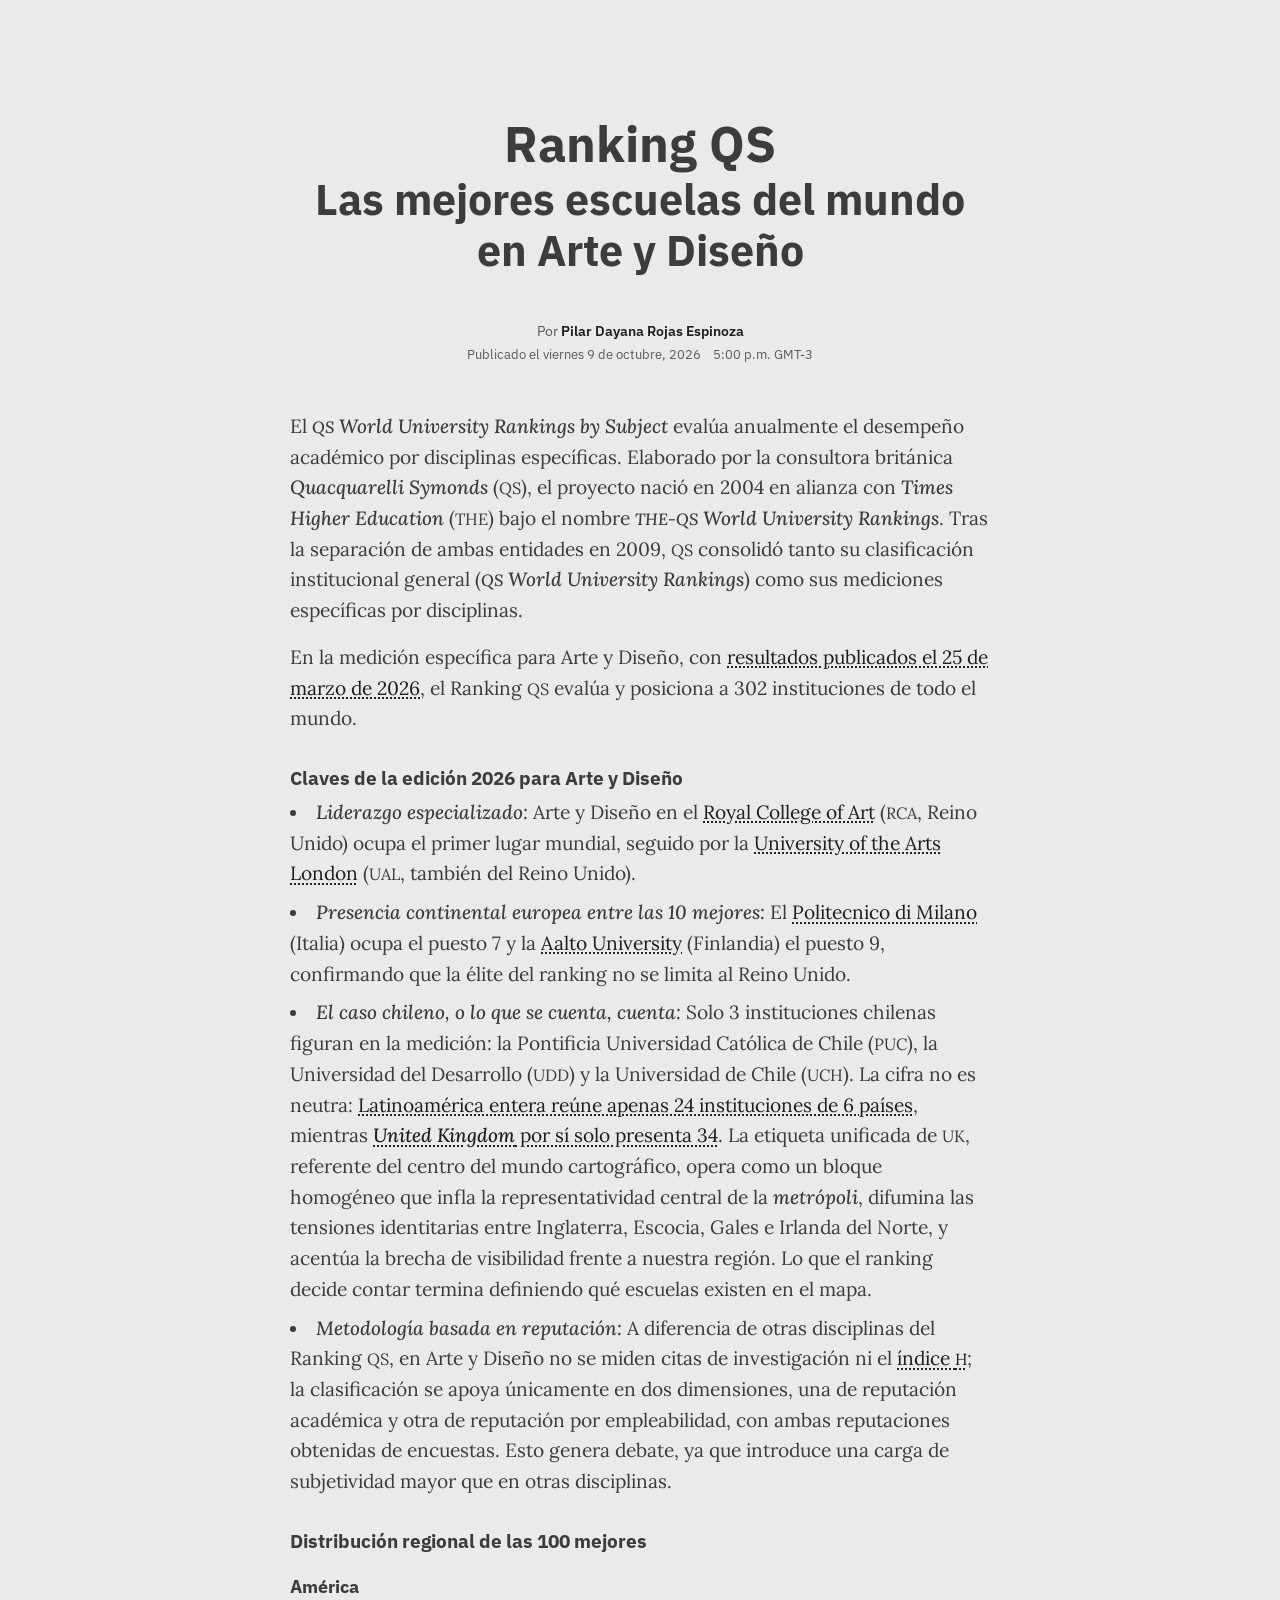
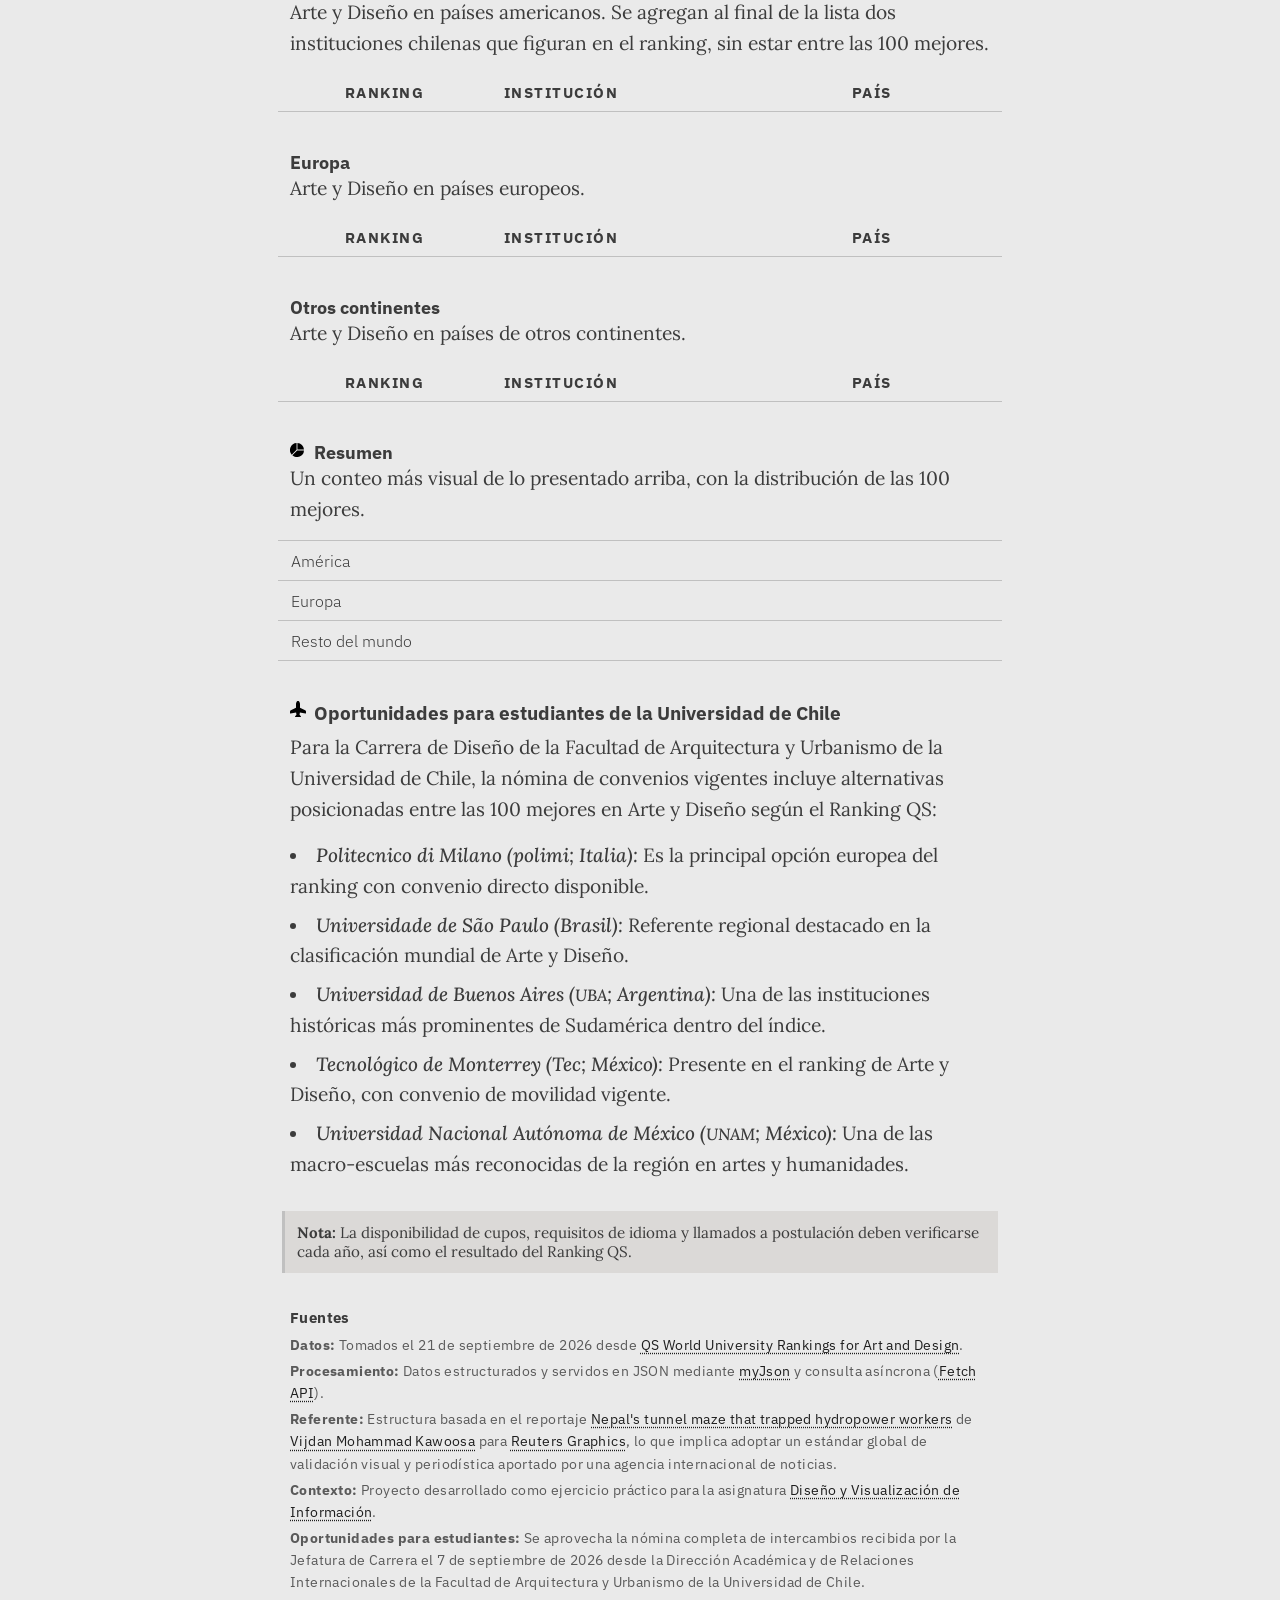
<file: index.html>
<!doctype html>
<html lang="es">
    <head>
        <meta charset="utf-8" />
        <meta name="viewport" content="width=device-width, initial-scale=1" />
        <title>Ranking QS • Arte y Diseño • 2026</title>
        <link rel="preconnect" href="https://fonts.googleapis.com" />
        <link rel="preconnect" href="https://fonts.gstatic.com" crossorigin />
        <link href="https://fonts.googleapis.com/css2?family=IBM+Plex+Sans:ital,wght@0,200..700;1,200..700&family=Lora:ital,wght@0,400..700;1,400..700&display=swap" rel="stylesheet" />
        <link rel="stylesheet" href="style.css" />
    </head>
    <body>
        <div class="container">

            <h1>Ranking QS</h1>

            <h2>Las mejores escuelas del mundo en Arte y Diseño</h2>

            <h5>Por <a href="https://github.com/dayredthorns" target="_blank" rel="noopener">Pilar Dayana Rojas Espinoza</a></h5>

            <h6><time datetime="2026-10-09T17:00-03:00">Publicado el viernes 9 de octubre, 2026 &nbsp;&nbsp; 5:00 p.m. GMT-3</time></h6>

            <p>El <em><abbr title="Quacquarelli Symonds">QS</abbr> World University Rankings by Subject</em> evalúa anualmente el desempeño académico por disciplinas específicas. Elaborado por la consultora británica <em>Quacquarelli Symonds</em> (<abbr title="Quacquarelli Symonds">QS</abbr>), el proyecto nació en 2004 en alianza con <em>Times Higher Education</em> (<abbr title="Times Higher Education">THE</abbr>) bajo el nombre <em><abbr title="Times Higher Education - Quacquarelli Symonds">THE-QS</abbr> World University Rankings</em>. Tras la separación de ambas entidades en 2009, <abbr title="Quacquarelli Symonds">QS</abbr> consolidó tanto su clasificación institucional general (<em><abbr title="Quacquarelli Symonds">QS</abbr> World University Rankings</em>) como sus mediciones específicas por disciplinas.</p>

            <p>En la medición específica para Arte y Diseño, con <a href="https://www.topuniversities.com/university-subject-rankings/art-design" target="_blank" rel="noopener">resultados publicados el 25 de marzo de 2026</a>, el Ranking <abbr title="Quacquarelli Symonds">QS</abbr> evalúa y posiciona a 302 instituciones de todo el mundo.</p>

            <h3>Claves de la edición 2026 para Arte y Diseño</h3>

            <ul>
                <li><em>Liderazgo especializado:</em> Arte y Diseño en el <a href="https://www.rca.ac.uk/" target="_blank" rel="noopener">Royal College of Art</a> (<abbr title="Royal College of Art">RCA</abbr>, Reino Unido) ocupa el primer lugar mundial, seguido por la <a href="https://www.arts.ac.uk/" target="_blank" rel="noopener">University of the Arts London</a> (<abbr title="University of the Arts London">UAL</abbr>, también del Reino Unido).</li>
                <li><em>Presencia continental europea entre las 10 mejores:</em> El <a href="https://www.polimi.it/" target="_blank" rel="noopener">Politecnico di Milano</a> (Italia) ocupa el puesto 7 y la <a href="https://www.aalto.fi/en" target="_blank" rel="noopener">Aalto University</a> (Finlandia) el puesto 9, confirmando que la élite del ranking no se limita al Reino Unido.</li>
                <li><em>El caso chileno, o lo que se cuenta, cuenta:</em> Solo 3 instituciones chilenas figuran en la medición: la Pontificia Universidad Católica de Chile (<abbr title="Pontificia Universidad Católica de Chile">PUC</abbr>), la Universidad del Desarrollo (<abbr title="Universidad del Desarrollo">UDD</abbr>) y la Universidad de Chile (<abbr title="Universidad de Chile">UCH</abbr>). La cifra no es neutra: <a href="https://www.topuniversities.com/university-subject-rankings/art-design?region=Latin%20America&countries=mx%2Ccl%2Cbr%2Cco%2Car%2Cpe" target="_blank" rel="noopener">Latinoamérica entera reúne apenas 24 instituciones de 6 países</a>, mientras <a href="https://www.topuniversities.com/university-subject-rankings/art-design?items_per_page=50&region=Europe&countries=gb" target="_blank" rel="noopener"><em>United Kingdom</em> por sí solo presenta 34</a>. La etiqueta unificada de <abbr title="United Kingdom">UK</abbr>, referente del centro del mundo cartográfico, opera como un bloque homogéneo que infla la representatividad central de la <em>metrópoli</em>, difumina las tensiones identitarias entre Inglaterra, Escocia, Gales e Irlanda del Norte, y acentúa la brecha de visibilidad frente a nuestra región. Lo que el ranking decide contar termina definiendo qué escuelas existen en el mapa.</li>
                <li><em>Metodología basada en reputación:</em> A diferencia de otras disciplinas del Ranking <abbr title="Quacquarelli Symonds">QS</abbr>, en Arte y Diseño no se miden citas de investigación ni el <a href="https://uchile.cl/informacion-y-bibliotecas/ayudas-y-tutoriales/indice-h" target="_blank" rel="noopener">índice <small>H</small></a>; la clasificación se apoya únicamente en dos dimensiones, una de reputación académica y otra de reputación por empleabilidad, con ambas reputaciones obtenidas de encuestas. Esto genera debate, ya que introduce una carga de subjetividad mayor que en otras disciplinas.</li>
            </ul>

            <h3>Distribución regional de las 100 mejores</h3>

            <h4>América</h4>

            <p>Arte y Diseño en países americanos. Se agregan al final de la lista dos instituciones chilenas que figuran en el ranking, sin estar entre las 100 mejores.</p>

            <table>
                <thead>
                    <tr>
                        <th>Ranking</th>
                        <th>Institución</th>
                        <th>País</th>
                    </tr>
                </thead>
                <tbody id="america"></tbody>
            </table>

            <h4>Europa</h4>

            <p>Arte y Diseño en países europeos.</p>

            <table>
                <thead>
                    <tr>
                        <th>Ranking</th>
                        <th>Institución</th>
                        <th>País</th>
                    </tr>
                </thead>
                <tbody id="europa"></tbody>
            </table>

            <h4>Otros continentes</h4>

            <p>Arte y Diseño en países de otros continentes.</p>

            <table>
                <thead>
                    <tr>
                        <th>Ranking</th>
                        <th>Institución</th>
                        <th>País</th>
                    </tr>
                </thead>
                <tbody id="otros"></tbody>
            </table>

            <h4>Resumen</h4>

            <p>Un conteo más visual de lo presentado arriba, con la distribución de las 100 mejores.</p>

            <table>
                <tbody>
                    <tr>
                        <td>América</td>
                        <td id="bolitas_americanas"></td>
                    </tr>
                    <tr>
                        <td>Europa</td>
                        <td id="bolitas_europeas"></td>
                    </tr>
                    <tr>
                        <td>Resto del mundo</td>
                        <td id="bolitas_otras"></td>
                    </tr>
                </tbody>
            </table>

            <h3>Oportunidades para estudiantes de la Universidad de Chile</h3>

            <p>Para la Carrera de Diseño de la Facultad de Arquitectura y Urbanismo de la Universidad de Chile, la nómina de convenios vigentes incluye alternativas posicionadas entre las 100 mejores en Arte y Diseño según el Ranking QS:</p>

            <ul>
                <li><em>Politecnico di Milano (polimi; Italia):</em> Es la principal opción europea del ranking con convenio directo disponible.</li>
                <li><em>Universidade de São Paulo (Brasil):</em> Referente regional destacado en la clasificación mundial de Arte y Diseño.</li>
                <li><em>Universidad de Buenos Aires (<abbr title="Universidad de Buenos Aires">UBA</abbr>; Argentina):</em> Una de las instituciones históricas más prominentes de Sudamérica dentro del índice.</li>
                <li><em>Tecnológico de Monterrey (Tec; México):</em> Presente en el ranking de Arte y Diseño, con convenio de movilidad vigente.</li>
                <li><em>Universidad Nacional Autónoma de México (<abbr title="Universidad Nacional Autónoma de México">UNAM</abbr>; México):</em> Una de las macro-escuelas más reconocidas de la región en artes y humanidades.</li>
            </ul>

            <div class="nota"><span>Nota:</span> La disponibilidad de cupos, requisitos de idioma y llamados a postulación deben verificarse cada año, así como el resultado del Ranking QS.</div>

            <dl>
                <dt>Fuentes</dt>
                <dd>
                    <em>Datos:</em> Tomados el 21 de septiembre de 2026 desde <a href="https://www.topuniversities.com/university-subject-rankings/art-design" target="_blank" rel="noopener">QS World University Rankings for Art and Design</a>.
                </dd>
                <dd>
                    <em>Procesamiento:</em> Datos estructurados y servidos en JSON mediante <a href="https://myjson.online/" target="_blank" rel="noopener">myJson</a> y consulta asíncrona (<a href="https://developer.mozilla.org/es/docs/Web/API/Fetch_API/Using_Fetch" target="_blank" rel="noopener">Fetch API</a>).
                </dd>
                <dd>
                    <em>Referente:</em> Estructura basada en el reportaje <a href="https://www.reuters.com/graphics/NEPAL-FLOODS/HYDROPOWER/jnpwoymwkpw/" target="_blank" rel="noopener">Nepal's tunnel maze that trapped hydropower workers</a> de <a href="https://www.reuters.com/authors/vijdan-mohammad-kawoosa/" target="_blank" rel="noopener">Vijdan Mohammad Kawoosa</a> para <a href="https://www.reuters.com/graphics/" target="_blank" rel="noopener">Reuters Graphics</a>, lo que implica adoptar un estándar global de validación visual y periodística aportado por una agencia internacional de noticias.
                </dd>
                <dd>
                    <em>Contexto:</em> Proyecto desarrollado como ejercicio práctico para la asignatura <a href="https://github.com/profesorfaco/troncal" target="_blank" rel="noopener">Diseño y Visualización de Información</a>.
                </dd>
                <dd>
                    <em>Oportunidades para estudiantes:</em> Se aprovecha la nómina completa de intercambios recibida por la Jefatura de Carrera el 7 de septiembre de 2026 desde la Dirección Académica y de Relaciones Internacionales de la Facultad de Arquitectura y Urbanismo de la Universidad de Chile.
                </dd>
            </dl>
        </div>

        <script src="script.js"></script>
    </body>
</html>
</file>
<file: style.css>
:root {
    --color-bg: #eaeaea;
    --color-bg-nota: hsl(30, 5%, 85%);
    --color-text: rgb(60, 60, 60);
    --color-text-dark: rgb(30, 30, 30);
    --color-text-light: rgba(90, 90, 90, 1);
    --color-border: silver;
    --font-sans: "IBM Plex Sans", "Helvetica Neue", Helvetica, Arial, sans-serif;
    --font-serif: "Lora", Georgia, "Times New Roman", serif;
}

*,
*::before,
*::after {
    box-sizing: border-box;
    margin: 0;
    padding: 0;
}

body {
    font-family: var(--font-serif);
    color: var(--color-text);
    background: var(--color-bg);
    margin: 0 auto;
    padding: 1.5rem;
    line-height: 1.6;
    font-size: 1.2rem;
}

a {
    color: var(--color-text-dark);
    text-decoration: underline;
    text-decoration-style: dotted;
    text-underline-offset: 3px;
    transition: all ease 0.5s;
}

a:hover {
    text-decoration-style: solid;
}

p {
    margin-bottom: 1rem;
}

em {
    font-weight: 500;
}

abbr {
    font-size: 0.85em;
    text-decoration: none;
    cursor: help;
}

ul {
    list-style-position: inside;
}
ul li {
    margin-bottom: 0.5rem;
}

.container {
    margin: 0 auto;
    width: 90%;
    max-width: 700px;
}

h1,
h2,
h3,
h4,
h5,
h6 {
    font-family: var(--font-sans);
    line-height: 1.2;
}

h1,
h2,
h3,
h4 {
    font-weight: 700;
}

h5,
h6 {
    font-weight: 400;
    text-align: center;
    color: var(--color-text-light);
}

h1 {
    font-size: calc(1.5rem + 2vw);
    text-align: center;
    margin-top: 10vh;
}
h2 {
    font-size: calc(1.5rem + 1.5vw);
    text-align: center;
    margin-bottom: 5vh;
}
h3 {
    font-size: 1.2rem;
    margin: 2rem 0 0.5rem 0;
}

h3:last-of-type {
    text-indent: 1.5rem;
    background-image: url('data:image/svg+xml,<svg xmlns="http://www.w3.org/2000/svg" width="16" height="16" fill="currentColor" class="bi bi-airplane-fill" viewBox="0 0 16 16"><path d="M6.428 1.151C6.708.591 7.213 0 8 0s1.292.592 1.572 1.151C9.861 1.73 10 2.431 10 3v3.691l5.17 2.585a1.5 1.5 0 0 1 .83 1.342V12a.5.5 0 0 1-.582.493l-5.507-.918-.375 2.253 1.318 1.318A.5.5 0 0 1 10.5 16h-5a.5.5 0 0 1-.354-.854l1.319-1.318-.376-2.253-5.507.918A.5.5 0 0 1 0 12v-1.382a1.5 1.5 0 0 1 .83-1.342L6 6.691V3c0-.568.14-1.271.428-1.849"/></svg>');
    background-repeat: no-repeat;
    background-size: 1rem 1rem;
}

h4 {
    font-size: 1.1rem;
    margin-top: 1.5rem;
}

h4:last-of-type {
    text-indent: 1.5rem;
    background-image: url('data:image/svg+xml,<svg xmlns="http://www.w3.org/2000/svg" width="16" height="16" fill="currentColor" class="bi bi-pie-chart-fill" viewBox="0 0 16 16"><path d="M15.985 8.5H8.207l-5.5 5.5a8 8 0 0 0 13.277-5.5zM2 13.292A8 8 0 0 1 7.5.015v7.778zM8.5.015V7.5h7.485A8 8 0 0 0 8.5.015"/></svg>');
    background-repeat: no-repeat;
    background-size: 0.9rem;
    background-position: 0rem 0.05rem;
}

h5 {
    font-size: 0.9rem;
    margin-bottom: 0.5rem;
}

h5 a {
    font-weight: 600;
    color: var(--color-text-dark);
    text-decoration: none;
}

h5 a:hover {
    text-decoration: underline;
    text-decoration-style: dotted;
}

h6 {
    font-size: 0.8rem;
    margin-bottom: 3rem;
}

table {
    border-collapse: collapse;
    width: calc(100% + 1.5rem);
    margin: 0 -0.75rem 2.5rem -0.75rem;
    font-family: var(--font-sans);
    font-size: 85%;
    font-weight: 300;
}

tr,
tr:hover {
    transition: background ease 0.4s;
}

tbody tr:hover {
    background: rgba(255, 255, 255, 0.5);
}

th {
    text-align: left;
    font-family: var(--font-sans);
    text-transform: uppercase;
    letter-spacing: 0.1em;
    font-size: 90%;
}

th,
td {
    border-bottom: 1px solid var(--color-border);
    padding: 0.4rem 0.8rem;
}

table:not(:last-of-type) th:nth-child(1),
table:not(:last-of-type) td:nth-child(1) {
    text-align: center;
    padding: 0.4rem 0.2rem;
}

table:last-of-type {
    border-top: 1px solid var(--color-border);
}

td span {
    font-size: 90%;
    color: rgba(0, 0, 0, 0.5);
}

.nota {
    background: var(--color-bg-nota);
    border-left: 3px solid var(--color-border);
    padding: 0.7rem 0.5rem;
    padding-left: 0.75rem;
    font-size: 0.95rem;
    margin: 2rem -0.5rem;
    line-height: 1.3;
}

.nota span {
    font-weight: 700;
}

dl {
    font-family: var(--font-sans);
    font-size: 80%;
    letter-spacing: 0.025rem;
    margin-bottom: 10vh;
}

dl dt {
    font-weight: 700;
}

dl dd {
    font-size: 90%;
    color: var(--color-text-light);
    margin-top: 0.25rem;
}

dl dd em{
    font-style: normal;
    font-weight: 700;
    color: var(--color-text-light);
}

td span.institucion {
    display: inline-block;
    width: 0.95rem;
    height: 0.95rem;
    margin: 0.1rem 0.15rem;
    vertical-align: middle;
    background-image: url('data:image/svg+xml,<svg xmlns="http://www.w3.org/2000/svg" width="16" height="16" fill="rgb(60,60,60)" class="bi bi-bank2" viewBox="0 0 16 16"><path d="M8.277.084a.5.5 0 0 0-.554 0l-7.5 5A.5.5 0 0 0 .5 6h1.875v7H1.5a.5.5 0 0 0 0 1h13a.5.5 0 1 0 0-1h-.875V6H15.5a.5.5 0 0 0 .277-.916zM12.375 6v7h-1.25V6zm-2.5 0v7h-1.25V6zm-2.5 0v7h-1.25V6zm-2.5 0v7h-1.25V6zM8 4a1 1 0 1 1 0-2 1 1 0 0 1 0 2M.5 15a.5.5 0 0 0 0 1h15a.5.5 0 1 0 0-1z"/></svg>');
    background-repeat: no-repeat;
    background-size: contain;
    background-position: center;
}
</file>
